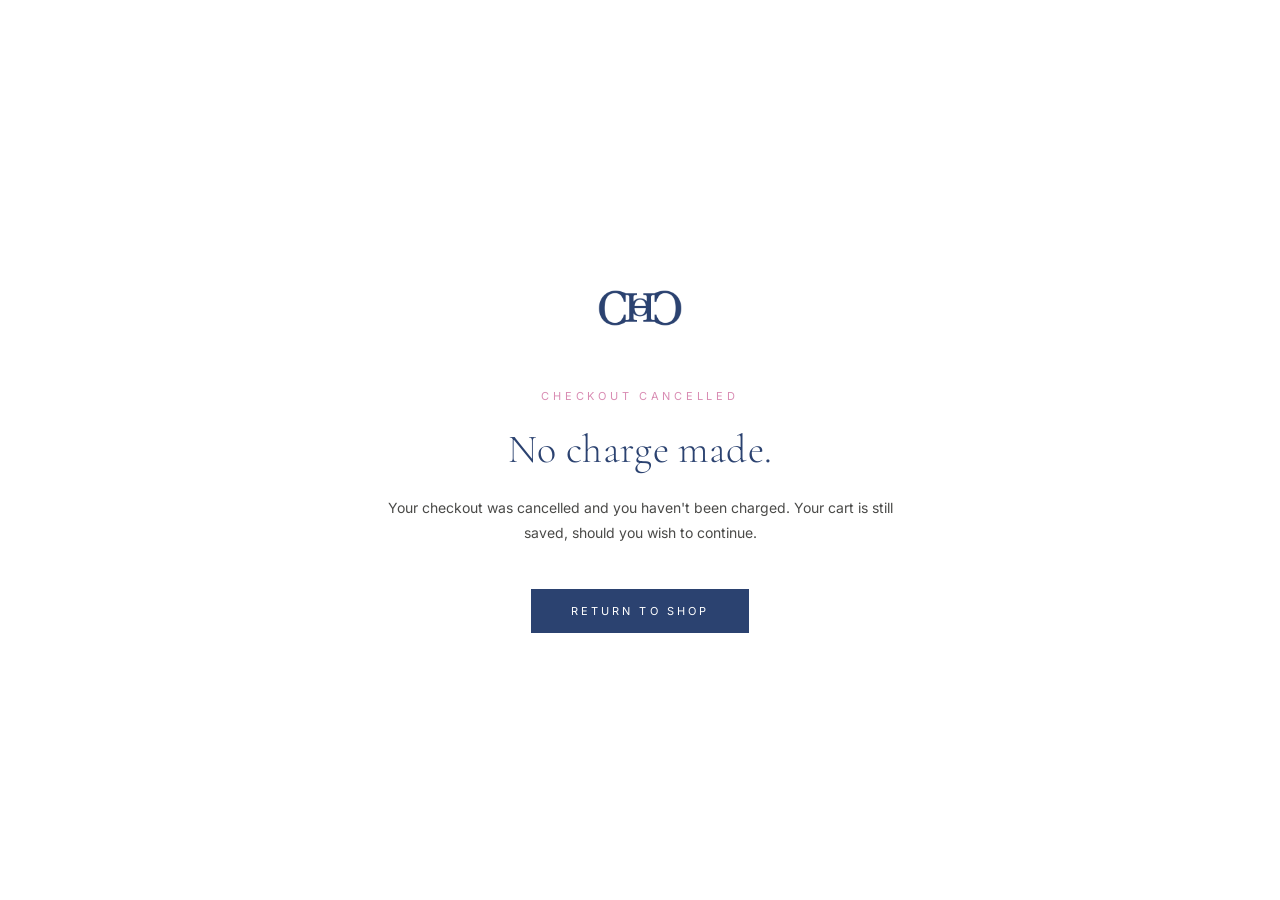
<file: cancel.html>
<!DOCTYPE html>
<html lang="en">
<head>
    <meta charset="UTF-8" />
    <meta name="viewport" content="width=device-width, initial-scale=1.0" />
    <meta name="robots" content="noindex" />
    <title>Checkout cancelled — Chartered House of Change</title>
    <link rel="preconnect" href="https://fonts.googleapis.com" />
    <link rel="preconnect" href="https://fonts.gstatic.com" crossorigin />
    <link href="https://fonts.googleapis.com/css2?family=Cormorant+Garamond:wght@300;400;500&family=Inter:wght@300;400;500&display=swap" rel="stylesheet" />
    <style>
        * { margin: 0; padding: 0; box-sizing: border-box; }
        body {
            background: #ffffff; color: #2B4270;
            font-family: 'Inter', sans-serif;
            min-height: 100vh; display: flex; align-items: center; justify-content: center;
            text-align: center; padding: 40px;
        }
        .wrap { max-width: 520px; }
        img { width: 84px; margin-bottom: 32px; }
        .eyebrow {
            font-size: 11px; letter-spacing: .34em; text-transform: uppercase;
            color: #D98CB3; margin-bottom: 18px;
        }
        h1 {
            font-family: 'Cormorant Garamond', serif; font-weight: 300;
            font-size: 40px; letter-spacing: .01em; margin-bottom: 22px;
        }
        p { font-size: 14px; line-height: 1.8; color: #4a4a48; margin-bottom: 16px; }
        a.back {
            display: inline-block; margin-top: 28px; padding: 15px 40px;
            background: #2B4270; color: #fff; text-decoration: none;
            font-size: 11px; letter-spacing: .28em; text-transform: uppercase;
            transition: background .25s ease;
        }
        a.back:hover { background: #D98CB3; }
    </style>
</head>
<body>
    <div class="wrap">
        <img src="CHOC logo navy.png" alt="Chartered House of Change" />
        <p class="eyebrow">Checkout Cancelled</p>
        <h1>No charge made.</h1>
        <p>Your checkout was cancelled and you haven't been charged. Your cart is still saved, should you wish to continue.</p>
        <a class="back" href="/">Return to shop</a>
    </div>
</body>
</html>
</file>
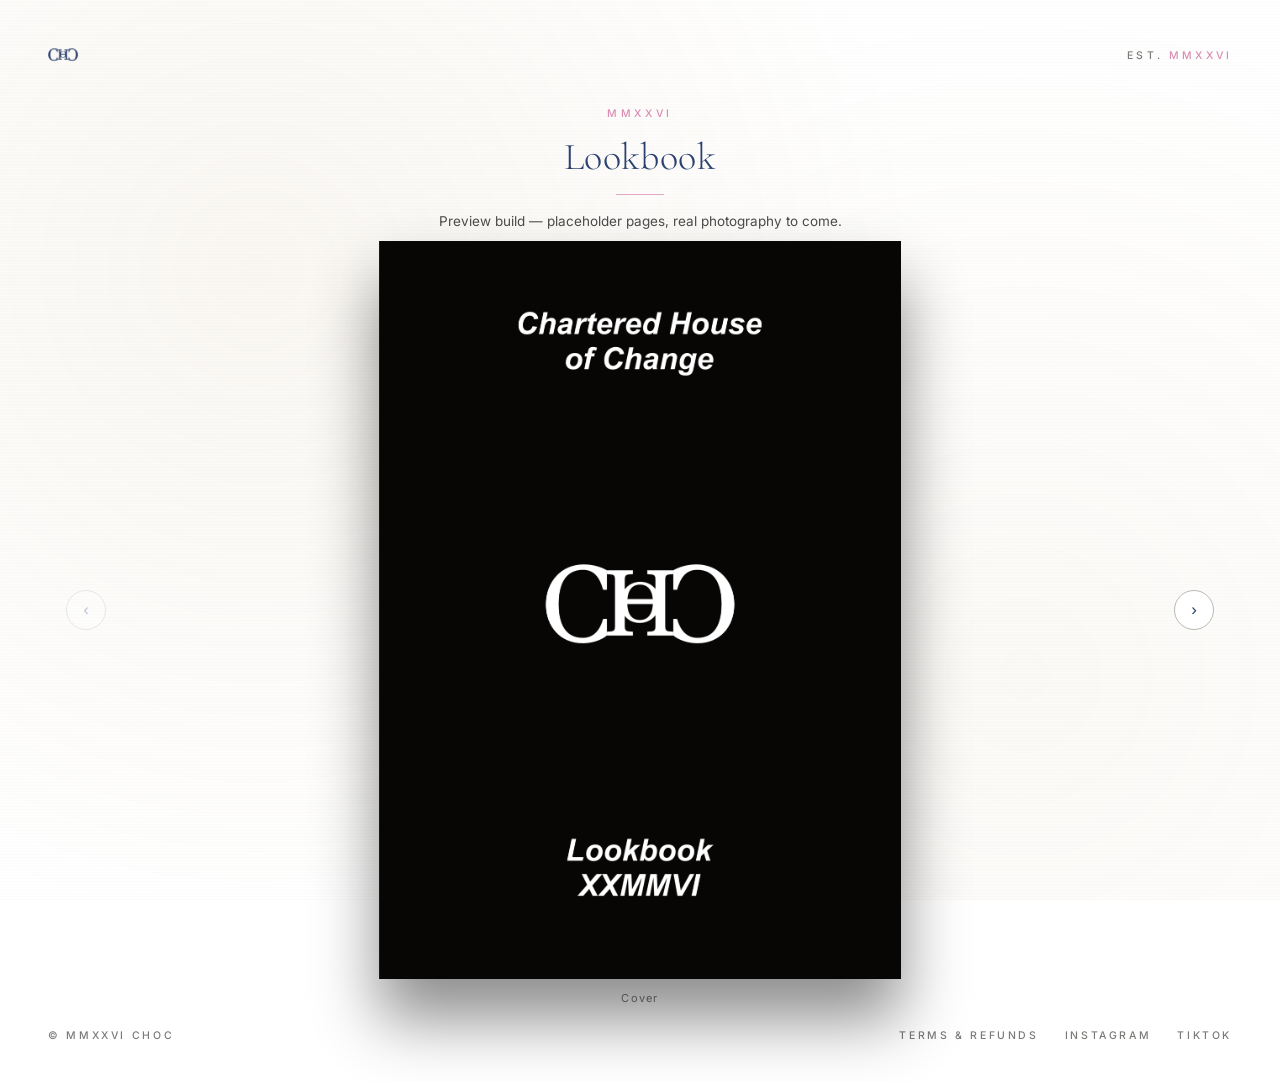
<file: lookbook.html>
<!DOCTYPE html>
<html lang="en">
<head>
    <meta charset="UTF-8" />
    <meta name="viewport" content="width=device-width, initial-scale=1.0" />
    <title>Lookbook — CHOC | Chartered House of Change</title>
    <meta name="description" content="The CHOC Lookbook — MMXXVI." />
    <link rel="canonical" href="https://chocstudio.com/lookbook.html" />
    <meta name="robots" content="noindex, nofollow" />

    <link rel="icon" type="image/png" href="CHOC logo.png" />
    <link rel="preconnect" href="https://fonts.googleapis.com" />
    <link rel="preconnect" href="https://fonts.gstatic.com" crossorigin />
    <link href="https://fonts.googleapis.com/css2?family=Cormorant+Garamond:ital,wght@0,300;0,400;0,500;1,400&family=Inter:wght@300;400;500&display=swap" rel="stylesheet" />
    <link rel="stylesheet" href="styles.css" />
</head>
<body>

<div class="page page--lookbook">

    <!-- ===== HEADER ===== -->
    <div class="top-bar">
        <div class="header-left">
            <a href="index.html" class="brand-mark">
                <img src="CHOC logo navy.png" alt="Chartered House of Change" />
            </a>
        </div>
        <div class="header-right">
            <span class="est">Est. <span class="gold-text">MMXXVI</span></span>
        </div>
    </div>

    <!-- ===== PAGE HERO ===== -->
    <section class="page-hero compact">
        <p class="eyebrow">MMXXVI</p>
        <h1>Lookbook</h1>
        <div class="rule"></div>
        <p>Preview build — placeholder pages, real photography to come.</p>
    </section>

    <!-- ===== LOOKBOOK ===== -->
    <section class="lookbook">
        <div class="lookbook-stage">
            <button class="lookbook-arrow left" id="lbPrev" aria-label="Previous page">&#8249;</button>
            <button class="lookbook-arrow right" id="lbNext" aria-label="Next page">&#8250;</button>
            <div class="lookbook-book" id="lbBook">

                <!-- closed-book cover, shown alone -->
                <div class="lb-cover-box" id="lbCoverBox">
                    <img src="look book pages/front cover.png" alt="Front Cover" />
                </div>

                <!-- open double-page spread -->
                <div class="lb-spread" id="lbSpread" hidden>
                    <div class="lb-spine"></div>
                    <div class="lb-slot left" id="lbSlotLeft"></div>
                    <div class="lb-slot right" id="lbSlotRight"></div>
                    <div class="lb-flip lb-flip-fwd" id="lbFlipFwd">
                        <div class="lb-face front" id="lbFlipFwdFront"></div>
                        <div class="lb-face back" id="lbFlipFwdBack"></div>
                    </div>
                    <div class="lb-flip lb-flip-back" id="lbFlipBack">
                        <div class="lb-face front" id="lbFlipBackFront"></div>
                        <div class="lb-face back" id="lbFlipBackBack"></div>
                    </div>
                </div>

                <!-- closed-book back cover, shown alone -->
                <div class="lb-cover-box lb-backcover-box is-hidden" id="lbBackCoverBox">
                    <img src="look book pages/back cover.png" alt="Back Cover" />
                </div>

            </div>
        </div>
        <span class="lookbook-counter" id="lbCounter">Cover</span>
    </section>

    <!-- ===== FOOTER ===== -->
    <footer>
        <span>© MMXXVI CHOC</span>
        <div class="socials">
            <a href="#" data-info="terms">Terms &amp; Refunds</a>
            <a href="https://www.instagram.com/charteredhouseofchange/" target="_blank" rel="noopener">Instagram</a>
            <a href="https://www.tiktok.com/@chocstudio.com?is_from_webapp=1&amp;sender_device=pc" target="_blank" rel="noopener">TikTok</a>
        </div>
    </footer>

</div>

<!-- ===== SIZING MODAL ===== -->
<div class="info-overlay" id="info-sizing">
    <div class="info-modal">
        <button class="close" aria-label="Close">&times;</button>
        <p class="eyebrow">Fit Guide</p>
        <h3>Sizing</h3>
        <p>See the sizing guide on any product page — every collection carries its own chart under "Sizing" in the footer.</p>
    </div>
</div>

<!-- ===== MATERIALS & CARE MODAL ===== -->
<div class="info-overlay" id="info-materials">
    <div class="info-modal">
        <button class="close" aria-label="Close">&times;</button>
        <p class="eyebrow">Fabric &amp; Care</p>
        <h3>Materials &amp; Care</h3>
        <p>See Materials &amp; Care on any product page for the full breakdown by garment.</p>
    </div>
</div>

<!-- ===== TERMS & REFUNDS MODAL ===== -->
<div class="info-overlay" id="info-terms">
    <div class="info-modal">
        <button class="close" aria-label="Close">&times;</button>
        <p class="eyebrow">Legal</p>
        <h3>Terms &amp; Refunds</h3>
        <p>See Terms &amp; Refunds on any product page for the full policy.</p>
    </div>
</div>

<script src="site.js"></script>
<script>
(function () {
    // pageNum matches the actual filename each page was saved as
    // (pg2.png is page 2, etc.) -- the inside front cover and the
    // plain page after it fill in the two numbers before that, 0 and 1.
    var DOCS = [
        { type: 'doc', img: 'look book pages/pg2.png', alt: 'Drop 1', pageNum: 2 },
        { type: 'doc', img: 'look book pages/pg3.png', alt: 'Drop 2', pageNum: 3 },
        { type: 'doc', img: 'look book pages/pg4.png', alt: 'Gym Association Drop', pageNum: 4 },
        { type: 'doc', img: 'look book pages/pg5.png', alt: 'Fall/Winter Pre-Drop', pageNum: 5 },
        { type: 'doc', img: 'look book pages/pg6.png', alt: 'Fall/Winter Drop', pageNum: 6 }
    ];
    var LOOKS = [
        { type: 'look', img: 'Mockups/stars black/unisex-classic-tee-black-front-6aa55e1cf021e.png', num: 'Look 01', name: 'Stars Tee &mdash; Black', coll: 'Featured', pageNum: 7 },
        { type: 'look', img: 'Mockups/wax white/unisex-classic-tee-white-front-6aa55cbc2fab3.png', num: 'Look 02', name: 'Wax Seal Tee &mdash; White', coll: 'Featured', pageNum: 8 },
        { type: 'look', img: 'Mockups/gym sweat navy/unisex-premium-sweatshirt-navy-blazer-front-6aa56630b324b.png', num: 'Look 03', name: 'Gym Sweatshirt &mdash; Navy', coll: 'Gym', pageNum: 9 },
        { type: 'look', img: 'Mockups/tee navy (E)/unisex-classic-tee-navy-front-6a5bac4a3d6ae.png', num: 'Look 04', name: 'Embroidered Tee &mdash; Navy', coll: 'Embroidery', pageNum: 10 },
        { type: 'look', img: 'Mockups/stars crop top light pink/womens-crop-top-bubblegum-front-6aa56112c1eeb.png', num: 'Look 05', name: 'Stars Crop Top &mdash; Light Pink', coll: 'Featured', pageNum: 11 },
        { type: 'look', img: 'Mockups/Lake Como/unisex-essential-eco-cruiser-2.0-hoodie-black-back-6aa55cf1d2182.png', num: 'Look 06', name: 'Lake Como Hoodie', coll: 'Featured', pageNum: 12 },
        { type: 'look', img: 'Mockups/gym tank top black/womens-micro-rib-tank-top-solid-black-blend-front-6aa566a5a814d.png', num: 'Look 07', name: 'Gym Tank &mdash; Black', coll: 'Gym', pageNum: 13 },
        { type: 'look', img: 'Mockups/crop top black (E)/womens-crop-top-black-front-6aa55dcc9bda5.png', num: 'Look 08', name: 'Embroidered Crop Top &mdash; Black', coll: 'Embroidery', pageNum: 14 }
    ];
    var BACKCOVER_PAGENUM = 8;
    var PG0 = { type: 'doc', img: 'look book pages/pg0.png', alt: 'Inside Front Cover', pageNum: 0, noOverlay: true };
    var BLANK1 = { type: 'blank', pageNum: 1 };
    var PG7 = { type: 'doc', img: 'look book pages/pg7.png', alt: 'Page 7', pageNum: 7, noOverlay: true };

    // Cover is its own single page, and so is the back cover -- both
    // render as standalone centered pages, not inside the two-page
    // spread. Opening the front cover reveals the inside front cover
    // (page 0) facing a plain Page 1, then every turn after that is a
    // spread of two facing pages: (Drop1, Drop2), (GymDrop, FWPre-Drop),
    // (FWDrop, plain Page 7) -- then the BackCover stands alone.
    // LOOKS is kept around unused for when real look photography is ready.
    var PAGES = [PG0, BLANK1].concat(DOCS).concat([PG7]);
    var SPREADS = [];
    for (var p = 0; p < PAGES.length; p += 2) {
        SPREADS.push({ left: PAGES[p], right: PAGES[p + 1] });
    }

    var book = document.getElementById('lbBook');
    if (!book) return;

    var coverBox = document.getElementById('lbCoverBox');
    var backCoverBox = document.getElementById('lbBackCoverBox');
    var spreadBox = document.getElementById('lbSpread');
    var slotLeft = document.getElementById('lbSlotLeft');
    var slotRight = document.getElementById('lbSlotRight');
    var flipFwd = document.getElementById('lbFlipFwd');
    var flipFwdFront = document.getElementById('lbFlipFwdFront');
    var flipFwdBack = document.getElementById('lbFlipFwdBack');
    var flipBack = document.getElementById('lbFlipBack');
    var flipBackFront = document.getElementById('lbFlipBackFront');
    var flipBackBack = document.getElementById('lbFlipBackBack');

    var prevBtn = document.getElementById('lbPrev');
    var nextBtn = document.getElementById('lbNext');
    var counter = document.getElementById('lbCounter');

    var view = 'cover';   // 'cover' | 'spread' | 'backcover'
    var spreadIndex = 0;
    var animating = false;

    function pageHTML(page) {
        if (!page || page.type === 'blank') {
            return '<div class="lb-paper lb-blank"></div>';
        }
        if (page.type === 'doc') {
            var overlay = page.noOverlay ? '' : '<div class="lb-overlay"></div>';
            return '<div class="lb-paper lb-doc"><img src="' + page.img + '" alt="' + page.alt + '" />' + overlay + '</div>';
        }
        if (page.type === 'look') {
            return '<div class="lb-paper lb-page">' +
                '<div class="lb-photo"><img src="' + page.img + '" alt="' + page.name + '" /><div class="lb-overlay"></div></div>' +
                '<div class="lb-caption">' +
                    '<div class="lb-num">' + page.num + '</div>' +
                    '<div class="lb-name">' + page.name + '</div>' +
                    '<div class="lb-coll">' + page.coll + ' Collection</div>' +
                '</div></div>';
        }
        return '<div class="lb-backcover">' +
            '<img src="CHOC logo navy.png" alt="CHOC" />' +
            '<p>It&rsquo;s what you want</p>' +
            '<div class="lb-site">chocstudio.com</div></div>';
    }

    function setSpread(i) {
        spreadIndex = i;
        slotLeft.innerHTML = pageHTML(SPREADS[i].left);
        slotRight.innerHTML = pageHTML(SPREADS[i].right);
    }

    function pad(n) { return n < 10 ? '0' + n : '' + n; }
    function refresh() {
        if (view === 'cover') {
            counter.textContent = 'Cover';
            prevBtn.disabled = true;
            nextBtn.disabled = false;
        } else if (view === 'backcover') {
            counter.textContent = 'Page ' + pad(BACKCOVER_PAGENUM) + ' / ' + pad(BACKCOVER_PAGENUM);
            prevBtn.disabled = false;
            nextBtn.disabled = true;
        } else {
            var spread = SPREADS[spreadIndex];
            var rightPage = spread.right || spread.left;
            counter.textContent = 'Pages ' + pad(spread.left.pageNum) + '–' + pad(rightPage.pageNum) + ' / ' + pad(BACKCOVER_PAGENUM);
            prevBtn.disabled = false;
            nextBtn.disabled = false;
        }
    }

    function openBook() {
        view = 'spread';
        setSpread(0);
        coverBox.classList.add('is-hidden');
        spreadBox.hidden = false;
        requestAnimationFrame(function () { spreadBox.classList.add('is-visible'); });
        refresh();
    }
    function closeBook() {
        view = 'cover';
        spreadBox.classList.remove('is-visible');
        coverBox.classList.remove('is-hidden');
        setTimeout(function () { spreadBox.hidden = true; }, 400);
        refresh();
    }
    function openBackCover() {
        view = 'backcover';
        spreadBox.classList.remove('is-visible');
        backCoverBox.classList.remove('is-hidden');
        setTimeout(function () { spreadBox.hidden = true; }, 400);
        refresh();
    }
    function closeBackCover() {
        view = 'spread';
        backCoverBox.classList.add('is-hidden');
        spreadBox.hidden = false;
        requestAnimationFrame(function () { spreadBox.classList.add('is-visible'); });
        refresh();
    }

    function turnForward() {
        if (animating) return;
        if (spreadIndex >= SPREADS.length - 1) { openBackCover(); return; }
        animating = true;
        var next = spreadIndex + 1;
        flipFwdFront.innerHTML = pageHTML(SPREADS[spreadIndex].right);
        flipFwdBack.innerHTML = pageHTML(SPREADS[next].left);
        flipFwd.style.zIndex = 20;
        flipFwd.classList.add('is-turning');
        flipFwd.style.transition = 'none';
        flipFwd.style.transform = 'rotateY(0deg)';
        void flipFwd.offsetWidth;
        flipFwd.style.transition = '';
        requestAnimationFrame(function () { flipFwd.style.transform = 'rotateY(-180deg)'; });

        flipFwd.addEventListener('transitionend', function done(e) {
            if (e.propertyName !== 'transform') return;
            flipFwd.removeEventListener('transitionend', done);
            setSpread(next);
            flipFwd.style.zIndex = -1;
            flipFwd.classList.remove('is-turning');
            animating = false;
            refresh();
        });
    }

    function turnBackward() {
        if (animating) return;
        if (view === 'backcover') { closeBackCover(); return; }
        if (view === 'spread' && spreadIndex === 0) { closeBook(); return; }
        if (view !== 'spread') return;
        animating = true;
        var prevIdx = spreadIndex - 1;
        flipBackFront.innerHTML = pageHTML(SPREADS[spreadIndex].left);
        flipBackBack.innerHTML = pageHTML(SPREADS[prevIdx].right);
        flipBack.style.zIndex = 20;
        flipBack.classList.add('is-turning');
        flipBack.style.transition = 'none';
        flipBack.style.transform = 'rotateY(0deg)';
        void flipBack.offsetWidth;
        flipBack.style.transition = '';
        requestAnimationFrame(function () { flipBack.style.transform = 'rotateY(180deg)'; });

        flipBack.addEventListener('transitionend', function done(e) {
            if (e.propertyName !== 'transform') return;
            flipBack.removeEventListener('transitionend', done);
            setSpread(prevIdx);
            flipBack.style.zIndex = -1;
            flipBack.classList.remove('is-turning');
            animating = false;
            refresh();
        });
    }

    function next() {
        if (view === 'cover') openBook();
        else if (view === 'spread') turnForward();
    }
    function prev() {
        turnBackward();
    }

    nextBtn.addEventListener('click', next);
    prevBtn.addEventListener('click', prev);
    coverBox.addEventListener('click', openBook);
    backCoverBox.addEventListener('click', closeBackCover);
    document.addEventListener('keydown', function (e) {
        if (e.key === 'ArrowRight') next();
        if (e.key === 'ArrowLeft') prev();
    });

    refresh();
})();
</script>
</body>
</html>
</file>
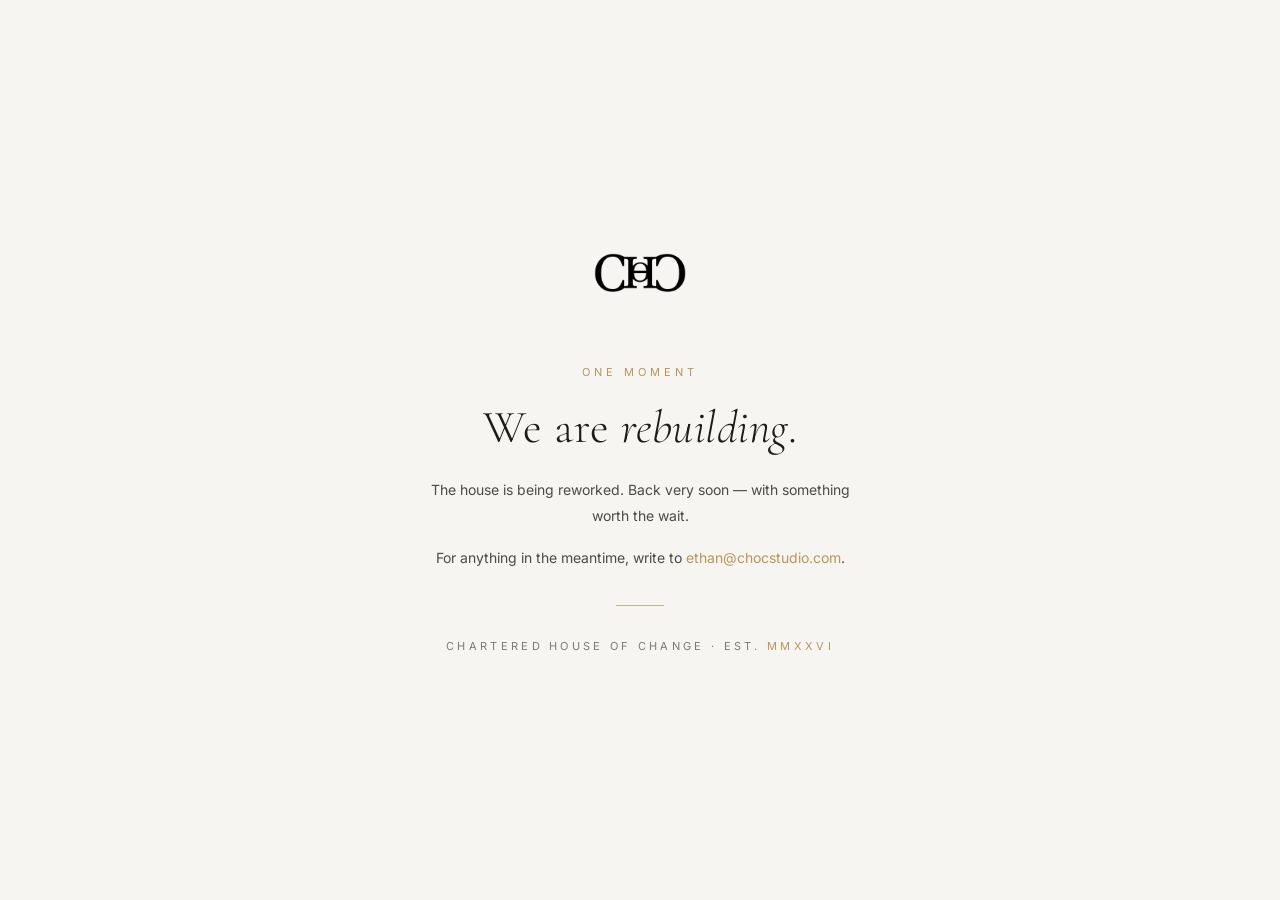
<file: rebuilding.html>
<!DOCTYPE html>
<html lang="en">
<head>
    <meta charset="UTF-8" />
    <meta name="viewport" content="width=device-width, initial-scale=1.0" />
    <title>Chartered House of Change — Back soon</title>
    <link rel="preconnect" href="https://fonts.googleapis.com" />
    <link rel="preconnect" href="https://fonts.gstatic.com" crossorigin />
    <link href="https://fonts.googleapis.com/css2?family=Cormorant+Garamond:wght@300;400;500&family=Inter:wght@300;400;500&display=swap" rel="stylesheet" />
    <style>
        * { margin: 0; padding: 0; box-sizing: border-box; }
        body {
            background: #f7f5f1; color: #1c1c1b;
            font-family: 'Inter', sans-serif;
            min-height: 100vh; display: flex; align-items: center; justify-content: center;
            text-align: center; padding: 40px;
        }
        .wrap { max-width: 560px; }
        img { width: 92px; margin-bottom: 38px; }
        .eyebrow {
            font-size: 11px; letter-spacing: .36em; text-transform: uppercase;
            color: #b8965a; margin-bottom: 20px;
        }
        h1 {
            font-family: 'Cormorant Garamond', serif; font-weight: 300;
            font-size: 46px; line-height: 1.1; letter-spacing: .01em; margin-bottom: 24px;
        }
        h1 .italic { font-style: italic; }
        p {
            font-size: 14px; line-height: 1.85; color: #4a4a48;
            max-width: 420px; margin: 0 auto 16px;
        }
        .rule {
            width: 48px; height: 1px; background: #b8965a;
            margin: 34px auto 30px; opacity: .7;
        }
        .est {
            font-size: 11px; letter-spacing: .3em; text-transform: uppercase; color: #7a7a78;
        }
        .est .gold { color: #b8965a; }
        a { color: #b8965a; text-decoration: none; }
        a:hover { text-decoration: underline; }
    </style>
</head>
<body>
    <div class="wrap">
        <img src="CHOC logo.png" alt="Chartered House of Change" />
        <p class="eyebrow">One moment</p>
        <h1>We are <span class="italic">rebuilding</span>.</h1>
        <p>The house is being reworked. Back very soon — with something worth the wait.</p>
        <p>For anything in the meantime, write to <a href="mailto:ethan@chocstudio.com">ethan@chocstudio.com</a>.</p>
        <div class="rule"></div>
        <p class="est">Chartered House of Change · Est. <span class="gold">MMXXVI</span></p>
    </div>
</body>
</html>
</file>
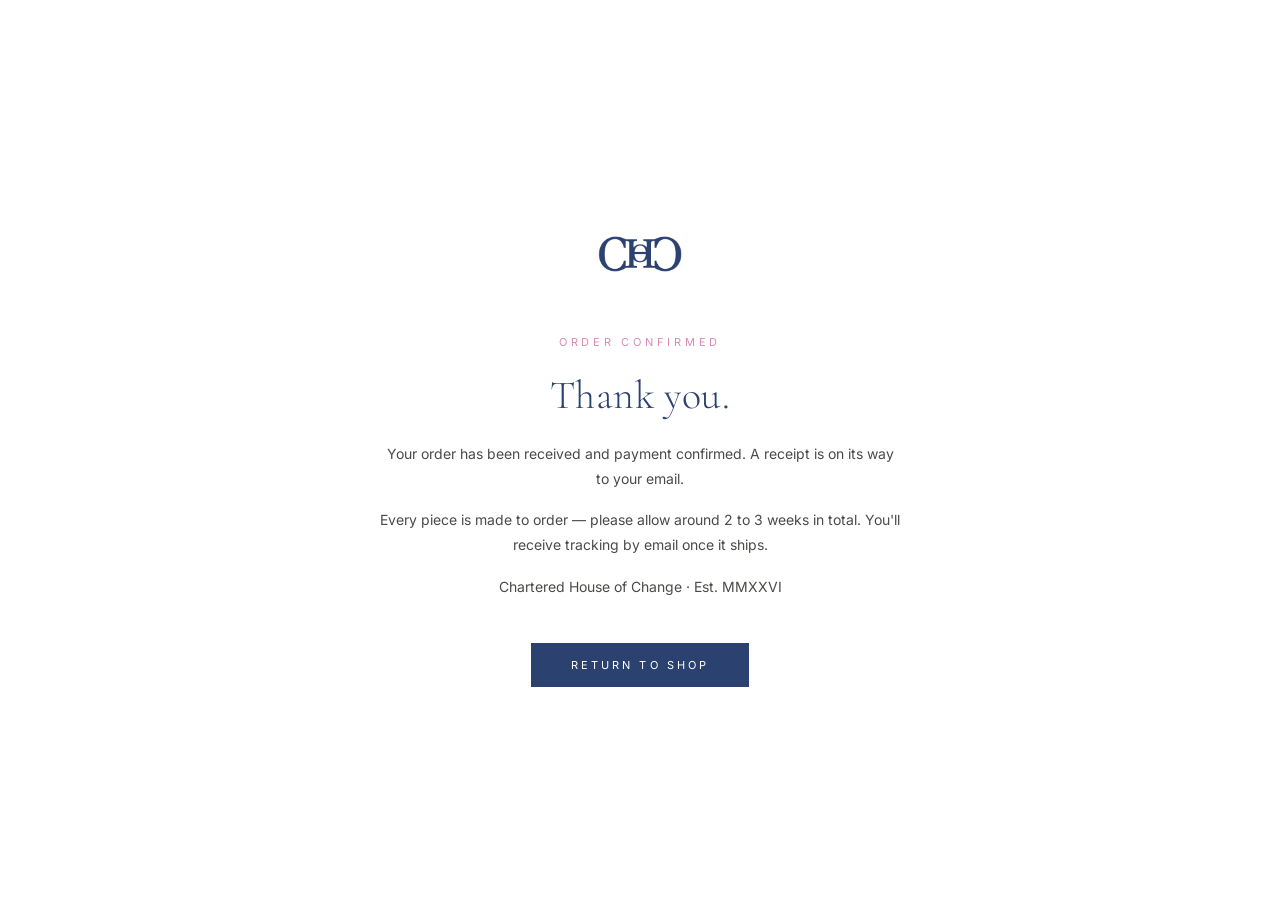
<file: success.html>
<!DOCTYPE html>
<html lang="en">
<head>
    <meta charset="UTF-8" />
    <meta name="viewport" content="width=device-width, initial-scale=1.0" />
    <meta name="robots" content="noindex" />
    <title>Thank you — Chartered House of Change</title>
    <link rel="preconnect" href="https://fonts.googleapis.com" />
    <link rel="preconnect" href="https://fonts.gstatic.com" crossorigin />
    <link href="https://fonts.googleapis.com/css2?family=Cormorant+Garamond:wght@300;400;500&family=Inter:wght@300;400;500&display=swap" rel="stylesheet" />
    <style>
        * { margin: 0; padding: 0; box-sizing: border-box; }
        body {
            background: #ffffff; color: #2B4270;
            font-family: 'Inter', sans-serif;
            min-height: 100vh; display: flex; align-items: center; justify-content: center;
            text-align: center; padding: 40px;
        }
        .wrap { max-width: 520px; }
        img { width: 84px; margin-bottom: 32px; }
        .eyebrow {
            font-size: 11px; letter-spacing: .34em; text-transform: uppercase;
            color: #D98CB3; margin-bottom: 18px;
        }
        h1 {
            font-family: 'Cormorant Garamond', serif; font-weight: 300;
            font-size: 40px; letter-spacing: .01em; margin-bottom: 22px;
        }
        p { font-size: 14px; line-height: 1.8; color: #4a4a48; margin-bottom: 16px; }
        a.back {
            display: inline-block; margin-top: 28px; padding: 15px 40px;
            background: #2B4270; color: #fff; text-decoration: none;
            font-size: 11px; letter-spacing: .28em; text-transform: uppercase;
            transition: background .25s ease;
        }
        a.back:hover { background: #D98CB3; }
    </style>
</head>
<body>
    <div class="wrap">
        <img src="CHOC logo navy.png" alt="Chartered House of Change" />
        <p class="eyebrow">Order Confirmed</p>
        <h1>Thank you.</h1>
        <p>Your order has been received and payment confirmed. A receipt is on its way to your email.</p>
        <p>Every piece is made to order — please allow around 2 to 3 weeks in total. You'll receive tracking by email once it ships.</p>
        <p>Chartered House of Change · Est. MMXXVI</p>
        <a class="back" href="/">Return to shop</a>
    </div>
    <script>
        // Order placed — empty the cart
        try { localStorage.removeItem('choc_cart'); } catch (e) {}
    </script>
</body>
</html>
</file>
<file: styles.css>
/* ===== CHOC — shared stylesheet ===== */

/* Soft cross-fade between pages (Home / Featured / Classic / Gym / Embroidery).
   Progressive enhancement: browsers without support just navigate normally. */
@view-transition {
    navigation: auto;
}
::view-transition-old(root),
::view-transition-new(root) {
    animation-duration: .45s;
    animation-timing-function: cubic-bezier(.2,.7,.2,1);
}

:root {
    --white: #ffffff;
    --bone: #ffffff;
    --grey-100: #e3e3e1;
    --grey-300: #b8b8b6;
    --grey-500: #7a7a78;
    --grey-700: #4a4a48;
    /* Navy stands in for black everywhere on the site. */
    --ink: #2B4270;
    --gold: #D98CB3;
    --gold-light: #EDC2DC;
    --serif: 'Cormorant Garamond', 'Times New Roman', serif;
    --sans: 'Inter', -apple-system, BlinkMacSystemFont, sans-serif;
    --ease: cubic-bezier(.2,.7,.2,1);
}

* { box-sizing: border-box; margin: 0; padding: 0; }

html, body { height: 100%; }

body {
    font-family: var(--sans);
    color: var(--ink);
    background: var(--bone);
    -webkit-font-smoothing: antialiased;
    text-rendering: optimizeLegibility;
    overflow-x: hidden;
    position: relative;
}

/* Subtle radial gold glow background */
body::before {
    content: '';
    position: fixed;
    inset: 0;
    background:
      radial-gradient(circle at 20% 30%, rgba(184,150,90,.08), transparent 55%),
      radial-gradient(circle at 80% 75%, rgba(184,150,90,.05), transparent 55%);
    pointer-events: none;
    z-index: 0;
}

/* Fine grain texture overlay */
body::after {
    content: '';
    position: fixed;
    inset: 0;
    background-image:
        repeating-linear-gradient(
            0deg,
            rgba(0,0,0,.012) 0px,
            rgba(0,0,0,.012) 1px,
            transparent 1px,
            transparent 3px
        );
    pointer-events: none;
    z-index: 1;
}

.page {
    position: relative;
    z-index: 2;
    min-height: 100vh;
    display: grid;
    grid-template-rows: auto 1fr auto;
    padding: 40px 48px;
}
/* Lookbook has 4 top-level sections instead of the usual 3 (header/hero/
   content/footer), so the shared auto-1fr-auto rows would hand the hero
   section the flexible row instead of the book. Give the book that row. */
.page--lookbook { grid-template-rows: auto auto 1fr auto; }

/* Closed-for-now homepage: blurred product grid sitting behind everything */
.closed-bg {
    position: fixed;
    inset: 0;
    z-index: 0;
    background: url('back soon bg.png') center / cover no-repeat;
    filter: blur(7px);
    transform: scale(1.15);
    opacity: .4;
    pointer-events: none;
}

/* ===== SITE HEADER / NAV ===== */
.top-bar {
    display: flex;
    justify-content: space-between;
    align-items: center;
    gap: 24px;
    padding-bottom: 6px;
}
.top-bar .gold-text { color: var(--gold); }

.header-left {
    display: flex;
    align-items: center;
    gap: 40px;
    flex-wrap: wrap;
    row-gap: 14px;
}

.brand-mark {
    display: inline-flex;
    align-items: center;
    flex-shrink: 0;
}
.brand-mark img {
    height: 30px;
    width: auto;
    display: block;
}

.site-nav {
    display: flex;
    gap: 32px;
    list-style: none;
    flex-wrap: wrap;
    justify-content: flex-start;
}
.site-nav a {
    font-size: 10.5px;
    letter-spacing: .26em;
    text-transform: uppercase;
    color: var(--grey-500);
    text-decoration: none;
    font-weight: 500;
    transition: color .25s var(--ease);
    padding-bottom: 5px;
    border-bottom: 1px solid transparent;
    white-space: nowrap;
}
.site-nav a:hover { color: var(--ink); }
.site-nav a.active { color: var(--gold); border-bottom-color: var(--gold); }

.header-right {
    display: flex;
    align-items: center;
    gap: 26px;
    flex-shrink: 0;
}
.header-right .est {
    font-size: 10.5px;
    letter-spacing: .3em;
    text-transform: uppercase;
    color: var(--grey-500);
    font-weight: 500;
    white-space: nowrap;
}

.corner-socials {
    display: flex;
    align-items: center;
    gap: 18px;
}
.corner-socials a {
    font-size: 10.5px;
    letter-spacing: .3em;
    text-transform: uppercase;
    color: var(--grey-500);
    font-weight: 500;
    text-decoration: none;
    white-space: nowrap;
    transition: color .25s var(--ease);
}
.corner-socials a:hover { color: var(--gold); }

.cart-btn {
    background: none;
    border: 0;
    font-family: var(--sans);
    font-size: 10.5px;
    letter-spacing: .32em;
    text-transform: uppercase;
    color: var(--grey-500);
    font-weight: 500;
    cursor: pointer;
    display: inline-flex;
    align-items: center;
    gap: 8px;
    transition: color .25s var(--ease);
}
.cart-btn:hover { color: var(--ink); }
.cart-count {
    background: var(--gold);
    color: var(--white);
    min-width: 18px;
    height: 18px;
    border-radius: 50%;
    display: inline-flex;
    align-items: center;
    justify-content: center;
    font-size: 9px;
    letter-spacing: 0;
    padding: 0 5px;
}

/* ===== HOME HERO ===== */
main {
    display: flex;
    flex-direction: column;
    align-items: center;
    justify-content: center;
    text-align: center;
    gap: 36px;
    padding: 40px 20px;
}

.logo-wrap {
    opacity: 0;
    transform: translateY(20px);
    animation: rise 1.1s var(--ease) .1s forwards;
}
.logo-wrap img {
    width: 220px;
    max-width: 60vw;
    height: auto;
    display: block;
}

.divider {
    display: flex;
    align-items: center;
    gap: 14px;
    opacity: 0;
    animation: rise 1.1s var(--ease) .35s forwards;
}
.divider .line {
    width: 60px;
    height: 1px;
    background: var(--grey-300);
}
.divider .diamond {
    color: var(--gold);
    font-size: 8px;
    letter-spacing: 0;
}

.brand-name {
    font-family: var(--serif);
    font-weight: 300;
    font-size: clamp(34px, 5.5vw, 64px);
    line-height: 1.05;
    letter-spacing: .02em;
    color: var(--ink);
    opacity: 0;
    animation: rise 1.1s var(--ease) .5s forwards;
}
.brand-name .italic {
    font-style: italic;
    font-weight: 400;
    color: var(--gold);
}

.tagline {
    font-size: 11px;
    letter-spacing: .42em;
    text-transform: uppercase;
    color: var(--grey-500);
    font-weight: 500;
    opacity: 0;
    animation: rise 1.1s var(--ease) .7s forwards;
}

.hero-socials {
    display: flex;
    gap: 28px;
    opacity: 0;
    animation: rise 1.1s var(--ease) .85s forwards;
}
.hero-socials a {
    font-size: 10px;
    letter-spacing: .22em;
    text-transform: uppercase;
    color: var(--grey-500);
    text-decoration: none;
    transition: color .25s var(--ease);
}
.hero-socials a:hover { color: var(--gold); }

@keyframes rise {
    to { opacity: 1; transform: translateY(0); }
}

/* ===== COLLECTION TILES (home page navigation into the collections) ===== */
.collection-tiles {
    display: grid;
    grid-template-columns: repeat(3, 1fr);
    gap: 26px;
    max-width: 1200px;
    margin: 10px auto 0;
    width: 100%;
    padding: 0 48px 60px;
    position: relative;
    z-index: 2;
}
.tile {
    display: block;
    position: relative;
    aspect-ratio: 3 / 4;
    background: var(--white);
    border: 1px solid var(--grey-100);
    overflow: hidden;
    text-decoration: none;
    opacity: 0;
    transform: translateY(16px);
    animation: rise 1s var(--ease) forwards;
    transition: border-color .3s var(--ease), transform .35s var(--ease);
}
.tile:hover { border-color: var(--gold); transform: translateY(-3px); }

/* Corner brackets — draw in on hover, like a museum placard or viewfinder */
.tile::before {
    content: '';
    position: absolute;
    inset: 16px;
    pointer-events: none;
    opacity: 0;
    transition: opacity .35s var(--ease), inset .35s var(--ease);
    background:
        linear-gradient(to right, var(--gold) 1px, transparent 1px) top left / 16px 16px no-repeat,
        linear-gradient(to bottom, var(--gold) 1px, transparent 1px) top left / 16px 16px no-repeat,
        linear-gradient(to left, var(--gold) 1px, transparent 1px) top right / 16px 16px no-repeat,
        linear-gradient(to bottom, var(--gold) 1px, transparent 1px) top right / 16px 16px no-repeat,
        linear-gradient(to right, var(--gold) 1px, transparent 1px) bottom left / 16px 16px no-repeat,
        linear-gradient(to top, var(--gold) 1px, transparent 1px) bottom left / 16px 16px no-repeat,
        linear-gradient(to left, var(--gold) 1px, transparent 1px) bottom right / 16px 16px no-repeat,
        linear-gradient(to top, var(--gold) 1px, transparent 1px) bottom right / 16px 16px no-repeat;
}
.tile:hover::before { opacity: 1; inset: 12px; }
.tile:nth-child(1) { animation-delay: .85s; }
.tile:nth-child(2) { animation-delay: .95s; }
.tile:nth-child(3) { animation-delay: 1.05s; }
.tile:nth-child(4) { animation-delay: 1.15s; }
.tile-inner {
    position: absolute; inset: 0;
    display: flex; flex-direction: column; align-items: center; justify-content: center;
    text-align: center; gap: 12px; padding: 24px;
}
.tile-eyebrow {
    font-size: 9.5px; letter-spacing: .32em; text-transform: uppercase;
    color: var(--gold); font-weight: 500;
}
.tile-name {
    font-family: var(--serif); font-size: clamp(20px, 2.3vw, 27px);
    font-weight: 300; color: var(--ink); letter-spacing: .01em;
}
.tile-cta {
    font-size: 10px; letter-spacing: .22em; text-transform: uppercase;
    color: var(--grey-500); transition: color .25s var(--ease);
    margin-top: 4px;
}
.tile:hover .tile-cta { color: var(--gold); }

/* ===== COLLECTION PAGE HERO (title + rule, used on every collection page) ===== */
.page-hero {
    text-align: center;
    padding: 70px 20px 20px;
    max-width: 620px;
    margin: 0 auto;
    position: relative;
    z-index: 2;
}
.page-hero .eyebrow {
    font-size: 10.5px; letter-spacing: .34em; text-transform: uppercase;
    color: var(--gold); font-weight: 500; margin-bottom: 18px;
}
.page-hero h1 {
    font-family: var(--serif); font-weight: 300;
    font-size: clamp(32px, 5vw, 50px); color: var(--ink);
    letter-spacing: .01em; margin-bottom: 26px;
}
.page-hero .rule {
    width: 48px; height: 1px; background: var(--gold);
    margin: 0 auto 30px; opacity: .75;
}
.page-hero p {
    font-size: 13.5px; line-height: 1.9; color: var(--grey-700);
}
/* Tighter variant for pages where the content below needs the room (e.g. the lookbook) */
.page-hero.compact { padding: 28px 20px 6px; }
.page-hero.compact .eyebrow { margin-bottom: 10px; }
.page-hero.compact h1 { font-size: clamp(26px, 4vw, 38px); margin-bottom: 14px; }
.page-hero.compact .rule { margin-bottom: 14px; }

/* ===== EMPTY / COMING SOON STATE (collection pages before products are added) ===== */
.empty-state {
    text-align: center;
    padding: 30px 20px 110px;
    max-width: 520px;
    margin: 0 auto;
    position: relative;
    z-index: 2;
}
.empty-state .coming-soon {
    font-family: var(--serif);
    font-style: italic;
    font-weight: 300;
    font-size: clamp(19px, 2.2vw, 24px);
    color: var(--grey-700);
    letter-spacing: .01em;
    margin-bottom: 16px;
}
.empty-state .coming-soon .accent {
    color: var(--gold);
    font-style: normal;
}
.empty-state .note {
    font-size: 12.5px;
    letter-spacing: .04em;
    color: var(--grey-500);
    line-height: 1.8;
}
.empty-state .note a { color: var(--gold); text-decoration: none; }
.empty-state .note a:hover { text-decoration: underline; }

/* ===== FOOTER ===== */
footer {
    display: flex;
    justify-content: space-between;
    align-items: center;
    font-size: 10.5px;
    letter-spacing: .25em;
    text-transform: uppercase;
    color: var(--grey-500);
    font-weight: 500;
}
footer .socials { display: flex; gap: 26px; }
footer a { color: inherit; text-decoration: none; transition: color .25s var(--ease); }
footer a:hover { color: var(--gold); }

/* ===== COLLECTION (product grid — used once products are added to a page) ===== */
.collection {
    position: relative;
    z-index: 2;
    padding: 40px 48px 90px;
    max-width: 1200px;
    margin: 0 auto;
    width: 100%;
}
.collection.six { max-width: 1680px; }
.collection-head {
    text-align: center;
    margin-bottom: 50px;
}
.collection-head h2 {
    font-family: var(--serif);
    font-weight: 300;
    font-size: clamp(28px, 4vw, 48px);
    letter-spacing: .02em;
    color: var(--ink);
}
.collection-head .rule {
    width: 60px;
    height: 1px;
    background: var(--gold);
    margin: 18px auto 0;
}
.products {
    display: grid;
    grid-template-columns: repeat(3, 1fr);
    gap: 36px;
}
/* Wider row that fits 4 items at the same image size as the 3-up rows */
.collection.wide { max-width: 1580px; }
.collection.wide .products { grid-template-columns: repeat(4, 1fr); }

/* Six-up grid — smaller cards, used on the homepage */
.collection.six .products { grid-template-columns: repeat(6, 1fr); gap: 20px; }
.collection.six .product-name { font-size: 14px; margin-top: 12px; }
.collection.six .product-price { font-size: 11px; margin-top: 4px; }
.collection.six .add-btn { margin-top: 10px; padding: 9px 16px; font-size: 9px; letter-spacing: .18em; }
.collection.six .thumbs { gap: 4px; margin-top: 4px; }
.product {
    display: flex;
    flex-direction: column;
    align-items: center;
    text-align: center;
}
.product-img {
    width: 100%;
    aspect-ratio: 1 / 1;
    object-fit: cover;
    background: var(--white);
    border: 1px solid var(--grey-100);
    cursor: zoom-in;
}
.thumbs {
    display: grid;
    grid-template-columns: repeat(4, 1fr);
    gap: 8px;
    width: 100%;
    margin-top: 8px;
}
/* Products with only front/back shots (no left/right angle available) */
.thumbs.thumbs-2 {
    grid-template-columns: repeat(2, 1fr);
    max-width: 50%;
    margin-left: auto;
    margin-right: auto;
}
.thumb {
    width: 100%;
    aspect-ratio: 1 / 1;
    object-fit: cover;
    background: var(--white);
    border: 1px solid var(--grey-100);
    cursor: pointer;
    opacity: .6;
    transition: opacity .25s var(--ease), border-color .25s var(--ease);
}
.thumb:hover { opacity: 1; }
.thumb.active {
    opacity: 1;
    border-color: var(--gold);
}
.product-name {
    font-family: var(--serif);
    font-size: 22px;
    font-weight: 400;
    color: var(--ink);
    margin-top: 20px;
    letter-spacing: .01em;
}
.product-price {
    font-size: 13px;
    letter-spacing: .14em;
    color: var(--grey-700);
    margin-top: 6px;
}
.add-btn {
    margin-top: 18px;
    padding: 13px 32px;
    background: var(--ink);
    color: var(--white);
    border: 1px solid var(--ink);
    font-family: var(--sans);
    font-size: 10.5px;
    letter-spacing: .26em;
    text-transform: uppercase;
    font-weight: 500;
    cursor: pointer;
    transition: background .3s var(--ease), color .3s var(--ease);
}
.add-btn:hover {
    background: var(--gold);
    border-color: var(--gold);
    color: var(--white);
}

/* ===== SIZE MODAL ===== */
.size-overlay {
    position: fixed;
    inset: 0;
    background: rgba(28, 28, 27, .55);
    backdrop-filter: blur(4px);
    -webkit-backdrop-filter: blur(4px);
    display: flex;
    align-items: center;
    justify-content: center;
    padding: 24px;
    z-index: 1000;
    opacity: 0;
    visibility: hidden;
    transition: opacity .3s var(--ease), visibility .3s var(--ease);
}
.size-overlay.open { opacity: 1; visibility: visible; }
.size-modal {
    background: var(--bone);
    width: min(420px, 100%);
    padding: 40px 36px 36px;
    text-align: center;
    position: relative;
    transform: translateY(14px);
    transition: transform .35s var(--ease);
    box-shadow: 0 30px 80px rgba(0,0,0,.25);
}
.size-overlay.open .size-modal { transform: translateY(0); }
.size-modal .close {
    position: absolute;
    top: 14px;
    right: 18px;
    background: none;
    border: 0;
    font-size: 22px;
    line-height: 1;
    color: var(--grey-500);
    cursor: pointer;
    transition: color .25s var(--ease);
}
.size-modal .close:hover { color: var(--ink); }
.size-modal .eyebrow {
    font-size: 10px;
    letter-spacing: .35em;
    text-transform: uppercase;
    color: var(--gold);
    font-weight: 500;
}
.size-modal h3 {
    font-family: var(--serif);
    font-weight: 300;
    font-size: 28px;
    color: var(--ink);
    margin-top: 8px;
}
.size-modal .prompt {
    font-size: 11px;
    letter-spacing: .2em;
    text-transform: uppercase;
    color: var(--grey-500);
    margin: 22px 0 16px;
}
.size-grid {
    display: grid;
    grid-template-columns: repeat(5, 1fr);
    gap: 8px;
}
/* Products with a size range other than the standard 5 (e.g. XS-2XL) */
.size-grid.cols-6 { grid-template-columns: repeat(6, 1fr); }
.size-grid.cols-4 { grid-template-columns: repeat(4, 1fr); }
.size-grid button {
    padding: 14px 0;
    background: var(--white);
    border: 1px solid var(--grey-300);
    font-family: var(--sans);
    font-size: 13px;
    font-weight: 500;
    letter-spacing: .06em;
    color: var(--ink);
    cursor: pointer;
    transition: all .25s var(--ease);
}
.size-grid button:hover {
    background: var(--ink);
    color: var(--white);
    border-color: var(--ink);
}
.size-grid button.selected {
    background: var(--gold);
    color: var(--white);
    border-color: var(--gold);
}
.size-confirm {
    margin-top: 22px;
    width: 100%;
    padding: 15px 0;
    background: var(--ink);
    color: var(--white);
    border: 1px solid var(--ink);
    font-family: var(--sans);
    font-size: 10.5px;
    letter-spacing: .26em;
    text-transform: uppercase;
    font-weight: 500;
    cursor: pointer;
    transition: background .3s var(--ease), border-color .3s var(--ease), opacity .3s var(--ease);
}
.size-confirm:hover:not(:disabled) {
    background: var(--gold);
    border-color: var(--gold);
}
.size-confirm:disabled {
    opacity: .35;
    cursor: not-allowed;
}
@media (max-width: 420px) {
    .size-grid,
    .size-grid.cols-6,
    .size-grid.cols-4 { grid-template-columns: repeat(3, 1fr); }
}

/* ===== IMAGE LIGHTBOX ===== */
.lightbox {
    position: fixed;
    inset: 0;
    background: rgba(28, 28, 27, .82);
    backdrop-filter: blur(6px);
    -webkit-backdrop-filter: blur(6px);
    display: flex;
    align-items: center;
    justify-content: center;
    padding: 40px;
    z-index: 1100;
    opacity: 0;
    visibility: hidden;
    transition: opacity .3s var(--ease), visibility .3s var(--ease);
}
.lightbox.open { opacity: 1; visibility: visible; }
.lightbox img {
    max-width: min(90vw, 900px);
    max-height: 90vh;
    object-fit: contain;
    background: var(--white);
    transform: scale(.96);
    transition: transform .35s var(--ease);
    box-shadow: 0 30px 90px rgba(0,0,0,.5);
}
.lightbox.open img { transform: scale(1); }
.lightbox-close {
    position: fixed;
    top: 24px;
    right: 30px;
    width: 44px;
    height: 44px;
    background: none;
    border: 0;
    color: var(--white);
    font-size: 34px;
    line-height: 1;
    cursor: pointer;
    opacity: .8;
    transition: opacity .25s var(--ease), color .25s var(--ease);
}
.lightbox-close:hover { opacity: 1; color: var(--gold-light); }

/* ===== INFO MODALS (Sizing / Materials / Terms) ===== */
.info-overlay {
    position: fixed;
    inset: 0;
    background: rgba(28, 28, 27, .55);
    backdrop-filter: blur(4px);
    -webkit-backdrop-filter: blur(4px);
    display: flex;
    align-items: center;
    justify-content: center;
    padding: 24px;
    z-index: 1050;
    opacity: 0;
    visibility: hidden;
    transition: opacity .3s var(--ease), visibility .3s var(--ease);
}
.info-overlay.open { opacity: 1; visibility: visible; }
.info-modal {
    background: var(--bone);
    width: min(680px, 100%);
    max-height: 86vh;
    overflow-y: auto;
    padding: 48px 46px 44px;
    position: relative;
    text-align: left;
    transform: translateY(14px);
    transition: transform .35s var(--ease);
    box-shadow: 0 30px 80px rgba(0,0,0,.25);
}
.info-overlay.open .info-modal { transform: translateY(0); }
.info-modal .close {
    position: absolute;
    top: 16px;
    right: 20px;
    background: none;
    border: 0;
    font-size: 24px;
    line-height: 1;
    color: var(--grey-500);
    cursor: pointer;
    transition: color .25s var(--ease);
}
.info-modal .close:hover { color: var(--ink); }
.info-modal .eyebrow {
    font-size: 10px;
    letter-spacing: .35em;
    text-transform: uppercase;
    color: var(--gold);
    font-weight: 500;
}
.info-modal h3 {
    font-family: var(--serif);
    font-weight: 300;
    font-size: 30px;
    color: var(--ink);
    margin: 8px 0 4px;
}
.info-modal h4 {
    font-family: var(--serif);
    font-weight: 400;
    font-size: 20px;
    color: var(--ink);
    margin: 28px 0 10px;
}
.info-modal p,
.info-modal li {
    font-size: 13px;
    line-height: 1.7;
    color: var(--grey-700);
    font-weight: 300;
}
.info-modal p { margin-bottom: 10px; }
.info-modal ul { margin: 0 0 10px 18px; }
.info-modal li { margin-bottom: 4px; }
.info-modal strong { font-weight: 500; color: var(--ink); }
.info-modal a { color: var(--gold); text-decoration: none; }
.info-modal a:hover { text-decoration: underline; }
.info-modal .note {
    background: var(--white);
    border-left: 2px solid var(--gold);
    padding: 12px 16px;
    margin: 14px 0;
    font-size: 12.5px;
}
.size-table {
    width: 100%;
    border-collapse: collapse;
    margin: 6px 0 4px;
    font-size: 12.5px;
}
.size-table th,
.size-table td {
    border: 1px solid var(--grey-100);
    padding: 8px 10px;
    text-align: center;
    color: var(--grey-700);
    font-weight: 300;
}
.size-table th {
    background: var(--white);
    color: var(--ink);
    font-weight: 500;
    letter-spacing: .04em;
}
.size-cap {
    font-size: 11px;
    color: var(--grey-500);
    margin-top: 6px;
    font-style: italic;
}
@media (max-width: 640px) {
    .info-modal { padding: 40px 24px 32px; }
    .size-table th, .size-table td { padding: 6px 5px; font-size: 11px; }
}

/* ===== CART DRAWER ===== */
.cart-overlay {
    position: fixed; inset: 0;
    background: rgba(28,28,27,.35);
    opacity: 0; visibility: hidden;
    transition: opacity .3s ease, visibility .3s ease;
    z-index: 1000;
}
.cart-overlay.open { opacity: 1; visibility: visible; }
.cart-drawer {
    position: fixed; top: 0; right: 0; height: 100%;
    width: 420px; max-width: 90vw;
    background: var(--bone);
    box-shadow: -8px 0 40px rgba(0,0,0,.12);
    transform: translateX(100%);
    transition: transform .32s cubic-bezier(.4,0,.2,1);
    z-index: 1001;
    display: flex; flex-direction: column;
    font-family: 'Inter', sans-serif;
}
.cart-drawer.open { transform: translateX(0); }
.cart-drawer__head {
    display: flex; align-items: center; justify-content: space-between;
    padding: 28px 28px 18px;
    border-bottom: 1px solid var(--grey-100);
}
.cart-drawer__head h2 {
    font-family: 'Cormorant Garamond', serif;
    font-weight: 300; font-size: 26px; letter-spacing: .02em;
    color: var(--ink); margin: 0;
}
.cart-drawer__close {
    background: none; border: 0; font-size: 26px; line-height: 1;
    color: var(--ink); cursor: pointer;
}
.cart-drawer__items { flex: 1; overflow-y: auto; padding: 12px 28px; }
.cart-empty {
    color: var(--grey-500); font-size: 13px; text-align: center;
    padding: 60px 0; letter-spacing: .04em;
}
.cart-line {
    display: flex; gap: 14px; padding: 18px 0;
    border-bottom: 1px solid var(--grey-100);
}
.cart-line img {
    width: 64px; height: 64px; object-fit: cover;
    background: var(--white); border: 1px solid var(--grey-100); flex-shrink: 0;
}
.cart-line__info { flex: 1; min-width: 0; }
.cart-line__name {
    font-size: 13px; color: var(--ink); font-weight: 500;
    letter-spacing: .02em; margin: 0 0 4px;
}
.cart-line__size {
    font-size: 11px; color: var(--grey-500); letter-spacing: .1em;
    text-transform: uppercase; margin: 0 0 10px;
}
.cart-line__row { display: flex; align-items: center; justify-content: space-between; }
.qty-stepper { display: inline-flex; align-items: center; border: 1px solid var(--grey-300); }
.qty-stepper button {
    width: 26px; height: 26px; background: none; border: 0;
    font-size: 15px; color: var(--ink); cursor: pointer; line-height: 1;
}
.qty-stepper span { min-width: 26px; text-align: center; font-size: 12px; }
.cart-line__price { font-size: 13px; color: var(--ink); }
.cart-line__remove {
    background: none; border: 0; font-size: 10.5px; letter-spacing: .1em;
    text-transform: uppercase; color: var(--grey-500); cursor: pointer;
    margin-top: 8px; padding: 0;
}
.cart-line__remove:hover { color: var(--ink); }
.cart-drawer__foot { padding: 20px 28px 28px; border-top: 1px solid var(--grey-100); }
.cart-subtotal {
    display: flex; justify-content: space-between; align-items: baseline;
    margin-bottom: 6px;
}
.cart-subtotal span:first-child {
    font-size: 11px; letter-spacing: .12em; text-transform: uppercase; color: var(--grey-500);
}
.cart-subtotal span:last-child {
    font-family: 'Cormorant Garamond', serif; font-size: 24px; color: var(--ink);
}
.cart-shipping {
    font-size: 11px; color: var(--grey-500); letter-spacing: .06em; margin-bottom: 18px;
}
.cart-checkout {
    width: 100%; padding: 16px; background: var(--gold); color: var(--white);
    border: 0; font-family: 'Inter', sans-serif; font-size: 11px;
    letter-spacing: .28em; text-transform: uppercase; cursor: pointer;
    transition: background .25s ease;
}
.cart-checkout:hover { background: var(--ink); }
.cart-checkout:disabled { background: var(--grey-300); cursor: not-allowed; }

/* ===== EMBEDDED CHECKOUT OVERLAY ===== */
.co-overlay {
    position: fixed; inset: 0; background: var(--bone);
    z-index: 2000; overflow-y: auto;
    opacity: 0; visibility: hidden;
    transition: opacity .3s ease, visibility .3s ease;
}
.co-overlay.open { opacity: 1; visibility: visible; }
.co-head {
    display: flex; align-items: center; justify-content: space-between;
    max-width: 560px; margin: 0 auto; padding: 22px 24px 18px;
}
.co-back {
    background: none; border: 0; font-family: 'Inter', sans-serif;
    font-size: 11px; letter-spacing: .14em; text-transform: uppercase;
    color: var(--grey-500); cursor: pointer; transition: color .2s ease;
}
.co-back:hover { color: var(--ink); }
.co-title {
    font-family: 'Cormorant Garamond', serif; font-weight: 300;
    font-size: 22px; color: var(--ink);
}
.co-spacer { width: 90px; }
#embedded-checkout {
    max-width: 560px; margin: 0 auto; padding: 8px 24px 60px;
}

/* ===== LOOKBOOK ===== */
.lookbook {
    display: flex; flex-direction: column; align-items: center;
    gap: 12px; padding: 0 24px 24px;
}
.lookbook-stage {
    position: relative;
    width: 100%;
    perspective: 2400px;
    perspective-origin: 50% 45%;
}
.lookbook-arrow {
    position: absolute; top: 50%; transform: translateY(-50%);
    width: 40px; height: 40px; border-radius: 50%;
    border: 1px solid var(--grey-300);
    background: var(--bone); color: var(--ink);
    font-size: 17px; cursor: pointer;
    display: flex; align-items: center; justify-content: center;
    transition: background .2s, border-color .2s, opacity .2s;
    z-index: 30;
}
.lookbook-arrow.left { left: -6px; }
.lookbook-arrow.right { right: -6px; }
.lookbook-arrow:hover:not(:disabled) { border-color: var(--gold); color: var(--gold); }
.lookbook-arrow:disabled { opacity: .3; cursor: default; }
.lookbook-book {
    --paper: #f6f2e8;
    --paper-ink: #18140f;
    --paper-ink-soft: #5b5344;
    position: relative;
    width: min(100%, 1200px, calc(82vh * 1.4142));
    aspect-ratio: 1.4142;
    margin: 0 auto;
}

/* ---- closed cover: a single page, sits on its own, full-bleed image ---- */
.lb-cover-box {
    position: absolute; top: 50%; left: 50%;
    transform: translate(-50%, -50%);
    width: 50%;
    aspect-ratio: 0.7071;
    z-index: 5;
    cursor: pointer;
    overflow: hidden;
    box-shadow: 0 40px 60px rgba(0,0,0,.45);
    transition: opacity .4s ease, transform .4s ease;
}
.lb-cover-box.is-hidden {
    opacity: 0; pointer-events: none;
    transform: translate(-50%, -50%) scale(.94);
}
.lb-cover-box img { width: 100%; height: 100%; object-fit: cover; display: block; }

/* ---- open spread: two facing pages ---- */
.lb-spread {
    position: absolute; inset: 0;
    transform-style: preserve-3d;
    opacity: 0;
    transition: opacity .4s ease;
    box-shadow: 0 40px 60px rgba(0,0,0,.45);
}
.lb-spread.is-visible { opacity: 1; }
.lb-spine {
    position: absolute; left: 50%; top: 0; bottom: 0; width: 12px;
    margin-left: -6px;
    background: linear-gradient(90deg, transparent, rgba(0,0,0,.35) 45%, rgba(0,0,0,.35) 55%, transparent);
    z-index: 10; pointer-events: none;
}
.lb-slot {
    position: absolute; top: 0; bottom: 0; width: 50%;
}
.lb-slot.left { left: 0; }
.lb-slot.right { left: 50%; }
.lb-flip {
    position: absolute; top: 0; bottom: 0; width: 50%;
    transform-style: preserve-3d;
    transition: transform .85s var(--ease);
    z-index: -1;
}
.lb-flip-fwd { left: 50%; transform-origin: left center; }
.lb-flip-back { left: 0; transform-origin: right center; }
.lb-face {
    position: absolute; inset: 0;
    -webkit-backface-visibility: hidden; backface-visibility: hidden;
}
.lb-face.back { transform: rotateY(180deg); }

/* ---- page surfaces (shared by static slots and flipping faces) ---- */
.lb-paper, .lb-backcover {
    position: absolute; inset: 0;
    overflow: hidden;
    display: flex; flex-direction: column;
    box-shadow: inset 3px 0 6px rgba(0,0,0,.08), 0 2px 14px rgba(0,0,0,.35);
    transition: box-shadow .85s;
}
.lb-flip.is-turning .lb-paper,
.lb-flip.is-turning .lb-backcover {
    box-shadow: inset 3px 0 6px rgba(0,0,0,.08), -14px 6px 22px rgba(0,0,0,.5);
}
.lb-paper { background: var(--paper); border-radius: 2px 6px 6px 2px; }
.lb-slot.left .lb-paper, .lb-flip-back .lb-paper { border-radius: 6px 2px 2px 6px; }

/* faint cream wash + hairline grain, laid over every photographic/scanned page */
.lb-overlay {
    position: absolute; inset: 0; pointer-events: none;
    background:
        repeating-linear-gradient(90deg, rgba(0,0,0,.035) 0 1px, transparent 1px 3px),
        rgba(246,242,232,.16);
}

.lb-backcover {
    background: linear-gradient(160deg, #1b1712, #0f0d0a 60%);
    align-items: center; justify-content: center; text-align: center;
    gap: 14px; padding: 10% 8%; color: var(--paper);
}
.lb-backcover img { width: 26%; opacity: .9; }
.lb-backcover p {
    font-family: var(--serif); font-style: italic; font-size: 12px; color: var(--gold-light); margin: 0;
}
.lb-backcover .lb-site {
    font-size: 8.5px; letter-spacing: .16em; text-transform: uppercase; color: #736a5b;
}

.lb-doc {
    background: #fff;
    align-items: center; justify-content: center;
}
.lb-doc img { width: 100%; height: 100%; object-fit: contain; display: block; }
.lb-page { padding: 6% 6% 0; }
.lb-photo {
    position: relative;
    flex: 1; display: flex; align-items: center; justify-content: center;
    background: #ece6d6; border: 1px solid rgba(0,0,0,.06); overflow: hidden;
}
.lb-photo img { width: 100%; height: 100%; object-fit: cover; object-position: center 18%; display: block; }
.lb-caption { padding: 5% 2% 6%; text-align: center; position: relative; }
.lb-caption .lb-num {
    font-size: 9px; letter-spacing: .26em; text-transform: uppercase; color: var(--gold);
}
.lb-caption .lb-name {
    font-family: var(--serif); font-weight: 500;
    font-size: clamp(12px, 3.2vw, 14px); color: var(--paper-ink); margin-top: 3px;
}
.lb-caption .lb-coll {
    font-size: 8.5px; letter-spacing: .12em; text-transform: uppercase; color: var(--paper-ink-soft); margin-top: 2px;
}
.lookbook-counter {
    font-size: 11px; letter-spacing: .12em; color: var(--grey-500);
    min-width: 58px; text-align: center; font-variant-numeric: tabular-nums;
}

/* ===== RESPONSIVE ===== */
@media (max-width: 900px) {
    .top-bar {
        flex-wrap: wrap;
        row-gap: 16px;
        justify-content: center;
    }
    .header-left {
        width: 100%;
        justify-content: center;
    }
    .site-nav {
        width: 100%;
        justify-content: center;
        gap: 22px;
    }
}
@media (max-width: 640px) {
    body { overflow-y: auto; }
    .page { padding: 24px 22px; gap: 32px; }
    footer {
        flex-direction: column;
        gap: 10px;
        text-align: center;
    }
    .logo-wrap img { width: 160px; }
    .header-right {
        width: 100%;
        flex-shrink: 1;
        flex-wrap: wrap;
        justify-content: center;
        gap: 12px 20px;
    }
    .header-right .est { display: none; }
    .corner-socials a { letter-spacing: .22em; }
    .collection { padding: 20px 0 70px; }
    .products { grid-template-columns: 1fr; gap: 44px; }
    .collection.wide .products { grid-template-columns: 1fr; }
    .collection.six .products { grid-template-columns: repeat(2, 1fr); gap: 20px; }
    .collection-tiles { grid-template-columns: 1fr; padding: 0 22px 50px; gap: 18px; }
    .collection-tiles .tile { aspect-ratio: 16 / 9; }
    .page-hero { padding: 46px 16px 10px; }
    .empty-state { padding: 26px 16px 80px; }
}

@media (min-width: 641px) and (max-width: 1100px) {
    .collection.wide .products { grid-template-columns: repeat(2, 1fr); }
    .collection.six .products { grid-template-columns: repeat(3, 1fr); }
    .collection-tiles { grid-template-columns: repeat(2, 1fr); }
}

@media (min-width: 1101px) and (max-width: 1440px) {
    .collection.six .products { grid-template-columns: repeat(4, 1fr); }
}

@media (min-width: 641px) and (max-width: 880px) {
    .product-name { font-size: 18px; }
    .add-btn { padding: 12px 20px; letter-spacing: .18em; }
}
</file>
